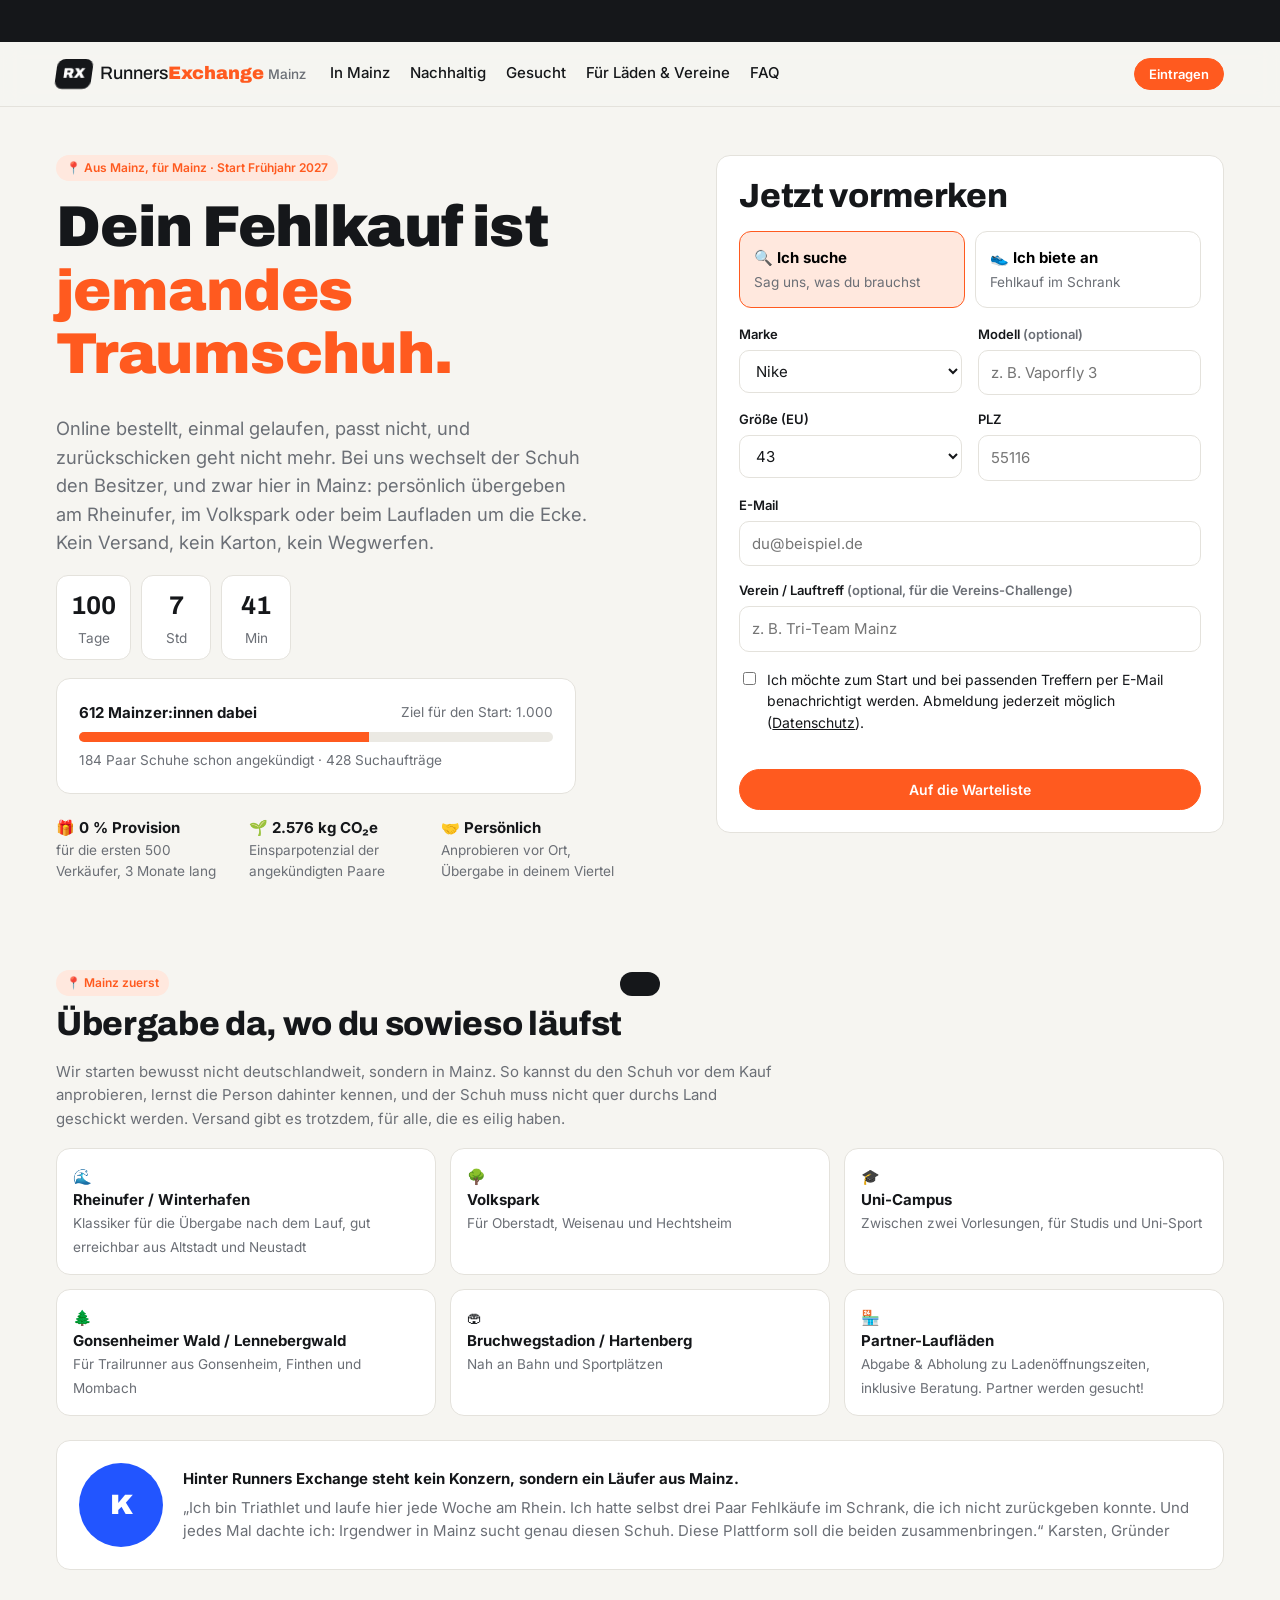
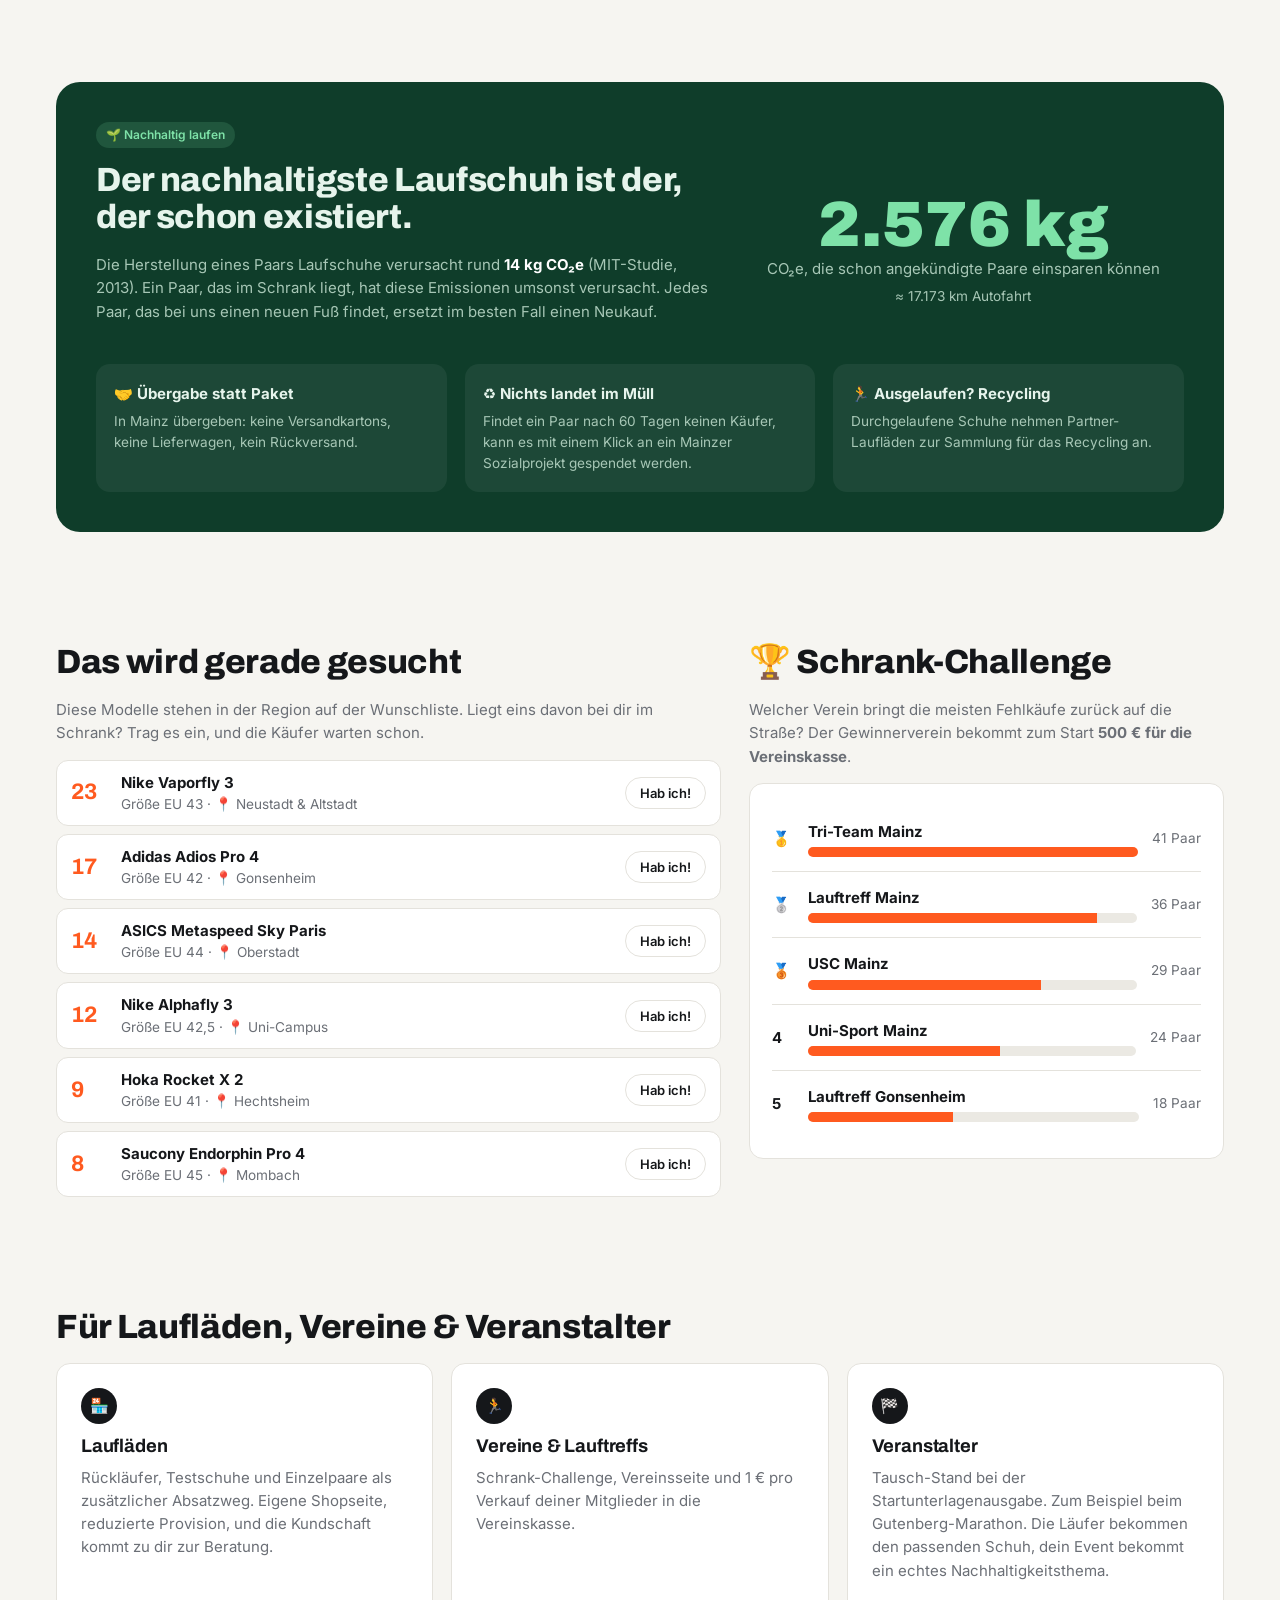
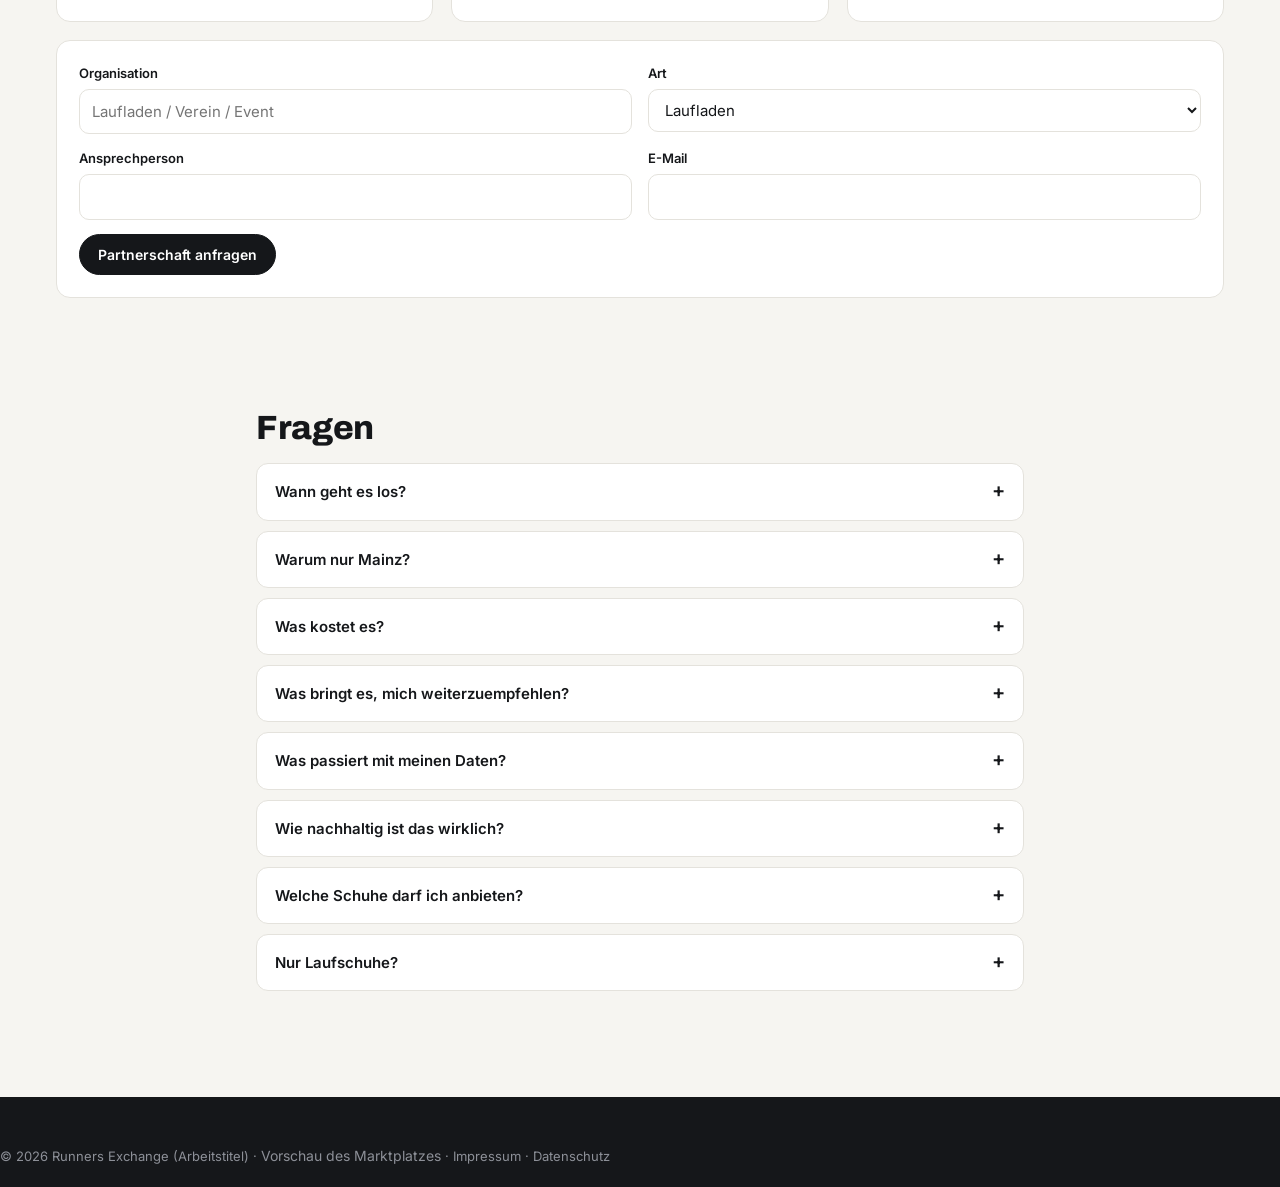
<file: warteliste.html>
<!doctype html>
<html lang="de">
<head>
  <meta charset="utf-8">
  <meta name="viewport" content="width=device-width, initial-scale=1">
  <title>Runners Exchange Mainz – Laufschuhe weitergeben statt wegwerfen</title>
  <meta name="description" content="Fehlkauf im Schrank? Trag dich ein: Wir bringen kaum getragene Laufschuhe an den Fuß, dem sie passen. Aus Mainz, für Mainz: persönlich übergeben am Rheinufer oder im Laufladen.">
  <link rel="preconnect" href="https://fonts.googleapis.com">
  <link href="https://fonts.googleapis.com/css2?family=Archivo:wght@500;700;900&family=Inter:wght@400;500;600&display=swap" rel="stylesheet">
  <link rel="stylesheet" href="css/styles.css">
  <style>
    .wl-hero{padding-block:48px 32px}
    .wl-grid{display:grid;grid-template-columns:1.1fr .9fr;gap:40px;align-items:start}
    .countdown{display:flex;gap:10px;margin:18px 0}
    .countdown div{background:var(--surface);border:1px solid var(--line);border-radius:12px;padding:10px 14px;text-align:center;min-width:70px}
    .countdown b{font-family:var(--display);font-size:1.6rem;display:block}
    .role{display:grid;grid-template-columns:1fr 1fr;gap:10px;margin-bottom:16px}
    .progress{height:10px;background:#ebe9e3;border-radius:5px;overflow:hidden;margin:8px 0}
    .progress i{display:block;height:100%;background:var(--accent);transition:width .6s}
    .demand{display:flex;flex-direction:column;gap:8px}
    .demand-row{display:flex;align-items:center;gap:12px;background:var(--surface);border:1px solid var(--line);border-radius:12px;padding:10px 14px}
    .demand-row b.n{font-family:var(--display);font-size:1.4rem;min-width:38px;color:var(--accent)}
    .success{text-align:center}
    .success .pos{font-family:var(--display);font-size:3rem;font-weight:900;color:var(--accent)}
    .ref{display:flex;gap:8px;margin:12px 0}
    .ref input{font-family:monospace;font-size:13px}
    .partners{display:grid;grid-template-columns:repeat(3,1fr);gap:18px}
    .ticker{overflow:hidden;white-space:nowrap;background:var(--ink);color:#fff;padding:10px 0;font-size:14px}
    .ticker span{display:inline-block;animation:tick 40s linear infinite;padding-left:100%}
    @keyframes tick{to{transform:translateX(-100%)}}
    @media (prefers-reduced-motion:reduce){.ticker span{animation:none;padding-left:16px}}
    .src-banner{background:var(--green-soft);color:#0b6d36;text-align:center;padding:10px 16px;font-weight:600;font-size:14px}
    .spots{display:grid;grid-template-columns:repeat(3,1fr);gap:14px}
    .spot{background:var(--surface);border:1px solid var(--line);border-radius:var(--radius);padding:16px}
    .spot b{display:block}
    .eco{background:#0f3d2a;color:#e6f4ec;border-radius:24px;padding:40px}
    .eco .muted{color:#a7c7b6}
    .eco-big{font-family:var(--display);font-size:clamp(2.4rem,6vw,4rem);font-weight:900;color:#7ee2a8;line-height:1}
    .eco-grid{display:grid;grid-template-columns:repeat(3,1fr);gap:18px;margin-top:26px}
    .eco-grid div{background:rgba(255,255,255,.06);border-radius:14px;padding:18px}
    .founder{display:grid;grid-template-columns:auto 1fr;gap:20px;align-items:center}
    .founder .av{width:84px;height:84px;border-radius:50%;background:var(--blue);color:#fff;display:grid;place-items:center;font:900 28px var(--display)}
    @media (max-width:960px){.wl-grid,.partners,.spots,.eco-grid{grid-template-columns:1fr}.eco{padding:26px}}
  </style>
</head>
<body>
  <div class="src-banner hidden" id="srcBanner"></div>
  <div class="ticker" aria-hidden="true"><span id="ticker"></span></div>
  <header class="topbar"><div class="wrap topbar-inner">
    <a href="#" class="logo"><span class="logo-mark">RX</span><span class="logo-text">Runners<b>Exchange</b> <span class="muted" style="font-size:14px">Mainz</span></span></a>
    <nav class="mainnav" id="mainnav" style="display:flex"><a href="#mainz">In Mainz</a><a href="#nachhaltig">Nachhaltig</a><a href="#nachfrage">Gesucht</a><a href="#partner">Für Läden & Vereine</a><a href="#faq">FAQ</a></nav>
    <div class="topbar-actions"><a href="#form" class="btn btn-primary btn-sm" style="display:inline-flex">Eintragen</a></div>
  </div></header>

  <main>
    <section class="wl-hero wrap"><div class="wl-grid">
      <div>
        <span class="pill pill-accent">📍 Aus Mainz, für Mainz · Start Frühjahr 2027</span>
        <h1 style="margin-top:14px">Dein Fehlkauf ist <em style="font-style:normal;color:var(--accent)">jemandes Traumschuh.</em></h1>
        <p class="lead muted" style="font-size:1.15rem;max-width:540px">Online bestellt, einmal gelaufen, passt nicht, und zurückschicken geht nicht mehr. Bei uns wechselt der Schuh den Besitzer, und zwar hier in Mainz: persönlich übergeben am Rheinufer, im Volkspark oder beim Laufladen um die Ecke. Kein Versand, kein Karton, kein Wegwerfen.</p>
        <div class="countdown" id="countdown"></div>
        <div class="panel" style="max-width:520px">
          <div class="spread"><b><span id="total">0</span> Mainzer:innen dabei</b><span class="small muted">Ziel für den Start: <span id="goal">1.000</span></span></div>
          <div class="progress"><i id="bar" style="width:0"></i></div>
          <div class="small muted"><span id="sellers">0</span> Paar Schuhe schon angekündigt · <span id="buyers">0</span> Suchaufträge</div>
        </div>
        <div class="grid" style="grid-template-columns:repeat(3,1fr);margin-top:22px;max-width:560px">
          <div><b>🎁 0 % Provision</b><div class="small muted">für die ersten <span class="promo-sellers">500</span> Verkäufer, <span class="promo-months">3</span> Monate lang</div></div>
          <div><b>🌱 <span id="co2Hero">0</span> kg CO₂e</b><div class="small muted">Einsparpotenzial der angekündigten Paare</div></div>
          <div><b>🤝 Persönlich</b><div class="small muted">Anprobieren vor Ort, Übergabe in deinem Viertel</div></div>
        </div>
      </div>

      <div class="panel" id="form">
        <div id="formWrap">
          <h2>Jetzt vormerken</h2>
          <div class="role" id="role">
            <button type="button" class="choice on" data-role="buy"><b>🔍 Ich suche</b><span class="small muted">Sag uns, was du brauchst</span></button>
            <button type="button" class="choice" data-role="sell"><b>👟 Ich biete an</b><span class="small muted">Fehlkauf im Schrank</span></button>
          </div>
          <form id="wlForm" novalidate>
            <div class="form-grid">
              <label class="field"><span>Marke</span><select name="brand" id="brand"></select></label>
              <label class="field"><span>Modell <span class="muted">(optional)</span></span><input type="text" name="model" list="models" placeholder="z. B. Vaporfly 3"></label>
              <label class="field"><span>Größe (EU)</span><select name="size" id="size"></select></label>
              <label class="field"><span>PLZ</span><input type="text" name="plz" inputmode="numeric" maxlength="5" placeholder="55116" required></label>
            </div>
            <label class="field sell-only hidden"><span>Wunschpreis (€, unverbindlich)</span><input type="number" name="price" min="1" placeholder="120"></label>
            <label class="field sell-only hidden"><span>Zustand</span><select name="cond"><option>Neu / nur anprobiert</option><option>1× getragen</option><option>Wenig getragen (max. 50 km)</option></select></label>
            <label class="field sell-only hidden"><span>Nass oder im Regen getragen? <span style="color:var(--accent)">*</span></span><select name="wet"><option value="">Bitte wählen</option><option value="false">Nein, nur trocken</option><option value="true">Ja, nass / Regen</option></select></label>
            <p class="small muted sell-only hidden" style="margin-top:-6px">Wir nehmen nur Schuhe mit höchstens 50 km Laufleistung.</p>
            <label class="field"><span>E-Mail</span><input type="email" name="email" placeholder="du@beispiel.de" required></label>
            <label class="field"><span>Verein / Lauftreff <span class="muted">(optional, für die Vereins-Challenge)</span></span><input type="text" name="club" list="clubs" placeholder="z. B. Tri-Team Mainz"></label>
            <label class="check small"><input type="checkbox" name="consent" required> <span>Ich möchte zum Start und bei passenden Treffern per E-Mail benachrichtigt werden. Abmeldung jederzeit möglich (<a href="#faq" style="text-decoration:underline">Datenschutz</a>).</span></label>
            <p class="small" id="err" style="color:#c0392b;min-height:1.2em;margin:8px 0"></p>
            <button class="btn btn-primary btn-block" id="submit">Auf die Warteliste</button>
          </form>
          <datalist id="models"></datalist>
          <datalist id="clubs"><option>Tri-Team Mainz</option><option>Lauftreff Mainz</option><option>USC Mainz</option><option>Lauftreff Gonsenheim</option><option>Uni-Sport Mainz</option><option>Laufgruppe Mombach</option></datalist>
        </div>
        <div id="successWrap" class="success hidden"></div>
      </div>
    </div></section>

    <section class="section wrap" id="mainz">
      <div class="spread"><div><span class="pill pill-accent">📍 Mainz zuerst</span><h2 style="margin-top:10px">Übergabe da, wo du sowieso läufst</h2></div></div>
      <p class="muted" style="max-width:720px">Wir starten bewusst nicht deutschlandweit, sondern in Mainz. So kannst du den Schuh vor dem Kauf anprobieren, lernst die Person dahinter kennen, und der Schuh muss nicht quer durchs Land geschickt werden. Versand gibt es trotzdem, für alle, die es eilig haben.</p>
      <div class="spots" style="margin-top:18px">
        <div class="spot">🌊<b>Rheinufer / Winterhafen</b><span class="small muted">Klassiker für die Übergabe nach dem Lauf, gut erreichbar aus Altstadt und Neustadt</span></div>
        <div class="spot">🌳<b>Volkspark</b><span class="small muted">Für Oberstadt, Weisenau und Hechtsheim</span></div>
        <div class="spot">🎓<b>Uni-Campus</b><span class="small muted">Zwischen zwei Vorlesungen, für Studis und Uni-Sport</span></div>
        <div class="spot">🌲<b>Gonsenheimer Wald / Lennebergwald</b><span class="small muted">Für Trailrunner aus Gonsenheim, Finthen und Mombach</span></div>
        <div class="spot">🏟<b>Bruchwegstadion / Hartenberg</b><span class="small muted">Nah an Bahn und Sportplätzen</span></div>
        <div class="spot">🏪<b>Partner-Laufläden</b><span class="small muted">Abgabe & Abholung zu Ladenöffnungszeiten, inklusive Beratung. Partner werden gesucht!</span></div>
      </div>
      <div class="panel founder" style="margin-top:24px">
        <div class="av">K</div>
        <div><b>Hinter Runners Exchange steht kein Konzern, sondern ein Läufer aus Mainz.</b>
          <p class="muted" style="margin:6px 0 0">„Ich bin Triathlet und laufe hier jede Woche am Rhein. Ich hatte selbst drei Paar Fehlkäufe im Schrank, die ich nicht zurückgeben konnte. Und jedes Mal dachte ich: Irgendwer in Mainz sucht genau diesen Schuh. Diese Plattform soll die beiden zusammenbringen.“ Karsten, Gründer</p></div>
      </div>
    </section>

    <section class="section wrap" id="nachhaltig">
      <div class="eco">
        <span class="pill" style="background:rgba(126,226,168,.15);color:#7ee2a8">🌱 Nachhaltig laufen</span>
        <div class="two-col" style="margin-top:14px;align-items:center">
          <div><h2>Der nachhaltigste Laufschuh ist der, der schon existiert.</h2>
            <p class="muted">Die Herstellung eines Paars Laufschuhe verursacht rund <b style="color:#fff">14 kg CO₂e</b> (MIT-Studie, 2013). Ein Paar, das im Schrank liegt, hat diese Emissionen umsonst verursacht. Jedes Paar, das bei uns einen neuen Fuß findet, ersetzt im besten Fall einen Neukauf.</p></div>
          <div style="text-align:center"><div class="eco-big"><span id="co2Big">0</span> kg</div><div class="muted">CO₂e, die schon angekündigte Paare einsparen können</div>
            <div class="small muted" style="margin-top:6px">≈ <span id="co2Km">0</span> km Autofahrt</div></div>
        </div>
        <div class="eco-grid">
          <div><b>🤝 Übergabe statt Paket</b><p class="muted small" style="margin:6px 0 0">In Mainz übergeben: keine Versandkartons, keine Lieferwagen, kein Rückversand.</p></div>
          <div><b>♻️ Nichts landet im Müll</b><p class="muted small" style="margin:6px 0 0">Findet ein Paar nach 60 Tagen keinen Käufer, kann es mit einem Klick an ein Mainzer Sozialprojekt gespendet werden.</p></div>
          <div><b>🏃 Ausgelaufen? Recycling</b><p class="muted small" style="margin:6px 0 0">Durchgelaufene Schuhe nehmen Partner-Laufläden zur Sammlung für das Recycling an.</p></div>
        </div>
      </div>
    </section>

    <section class="section wrap" id="nachfrage">
      <div class="two-col">
        <div>
          <h2>Das wird gerade gesucht</h2>
          <p class="muted">Diese Modelle stehen in der Region auf der Wunschliste. Liegt eins davon bei dir im Schrank? Trag es ein, und die Käufer warten schon.</p>
          <div class="demand" id="demand"></div>
        </div>
        <div>
          <h2>🏆 Schrank-Challenge</h2>
          <p class="muted">Welcher Verein bringt die meisten Fehlkäufe zurück auf die Straße? Der Gewinnerverein bekommt zum Start <b>500 € für die Vereinskasse</b>.</p>
          <div class="panel"><div class="list" id="clubsBoard"></div></div>
        </div>
      </div>
    </section>

    <section class="section wrap" id="partner">
      <h2>Für Laufläden, Vereine & Veranstalter</h2>
      <div class="partners">
        <div class="step"><div class="step-num">🏪</div><h3>Laufläden</h3><p class="muted">Rückläufer, Testschuhe und Einzelpaare als zusätzlicher Absatzweg. Eigene Shopseite, reduzierte Provision, und die Kundschaft kommt zu dir zur Beratung.</p></div>
        <div class="step"><div class="step-num">🏃</div><h3>Vereine & Lauftreffs</h3><p class="muted">Schrank-Challenge, Vereinsseite und 1 € pro Verkauf deiner Mitglieder in die Vereinskasse.</p></div>
        <div class="step"><div class="step-num">🏁</div><h3>Veranstalter</h3><p class="muted">Tausch-Stand bei der Startunterlagenausgabe. Zum Beispiel beim Gutenberg-Marathon. Die Läufer bekommen den passenden Schuh, dein Event bekommt ein echtes Nachhaltigkeitsthema.</p></div>
      </div>
      <form class="panel" id="partnerForm" style="margin-top:18px">
        <div class="form-grid">
          <label class="field"><span>Organisation</span><input type="text" name="org" required placeholder="Laufladen / Verein / Event"></label>
          <label class="field"><span>Art</span><select name="type"><option>Laufladen</option><option>Verein / Lauftreff</option><option>Veranstalter</option><option>Sonstiges</option></select></label>
          <label class="field"><span>Ansprechperson</span><input type="text" name="name" required></label>
          <label class="field"><span>E-Mail</span><input type="email" name="email" required></label>
        </div>
        <button class="btn btn-dark">Partnerschaft anfragen</button>
      </form>
    </section>

    <section class="section wrap" id="faq" style="max-width:800px">
      <h2>Fragen</h2>
      <details><summary>Wann geht es los?</summary><p>Im Frühjahr 2027, zuerst in Mainz. Wiesbaden folgt kurz danach. Alle auf der Warteliste bekommen 48 Stunden früher Zugang.</p></details>
      <details><summary>Warum nur Mainz?</summary><p>Ein Marktplatz funktioniert nur, wenn Angebot und Nachfrage zusammenkommen. In einer Stadt geht das schneller als in ganz Deutschland. Außerdem kann man sich persönlich treffen und anprobieren, das schafft Vertrauen und spart den Versand.</p></details>
      <details><summary>Was kostet es?</summary><p>Einstellen ist immer kostenlos. Für die ersten <span class="promo-sellers">500</span> Verkäufer entfällt die Provision <span class="promo-months">3</span> Monate lang, danach sind es <span class="promo-pct">5</span> %. Käufer zahlen einen kleinen Käuferschutz-Beitrag.</p></details>
      <details><summary>Was bringt es, mich weiterzuempfehlen?</summary><p>Jede Person, die sich über deinen Link einträgt, bringt dich 10 Plätze nach vorn.</p></details>
      <details><summary>Was passiert mit meinen Daten?</summary><p>Wir nutzen deine E-Mail ausschließlich, um dich über den Start und passende Treffer zu informieren. Keine Weitergabe an Dritte, Abmeldung mit einem Klick. (Platzhalter: vollständige Datenschutzerklärung folgt.)</p></details>
      <details><summary>Wie nachhaltig ist das wirklich?</summary><p>Der größte Hebel ist, dass kein neuer Schuh produziert werden muss. Die 14 kg CO₂e pro Paar stammen aus einer MIT-Studie (Cheah et al., 2013). Unsere Anzeige ist eine Schätzung, nicht jeder Kauf ersetzt einen Neukauf. Wir rechnen trotzdem lieber offen, als grün zu färben.</p></details>
      <details><summary>Welche Schuhe darf ich anbieten?</summary><p>Nur Schuhe mit höchstens 50 km Laufleistung. Bei jedem Paar gibst du an, ob es nass oder im Regen getragen wurde. Das sehen Käufer sofort auf dem Inserat.</p></details>
      <details><summary>Nur Laufschuhe?</summary><p>Zum Start konzentrieren wir uns auf Lauf-, Trail- und Wettkampfschuhe. Spikes, Radschuhe und Bekleidung folgen.</p></details>
    </section>
  </main>

  <footer class="footer"><div class="wrap footer-bottom muted" style="border:0;margin:0;padding:0">© 2026 Runners Exchange (Arbeitstitel) · <a href="index.html" style="display:inline">Vorschau des Marktplatzes</a> · Impressum · Datenschutz</div></footer>
  <div id="toast" class="toast" role="status"></div>

  <script src="js/data.js"></script>
  <script src="js/config.js"></script>
  <script src="js/warteliste.js"></script>
</body>
</html>
</file>
<file: css/styles.css>
:root{
  --bg:#f6f5f1; --surface:#ffffff; --ink:#15171a; --muted:#6b6f76; --line:#e4e2dc;
  --accent:#ff5a1f; --accent-ink:#fff; --accent-soft:#ffe8de;
  --green:#12a150; --green-soft:#e1f5e9; --blue:#2255ff; --blue-soft:#e4ebff;
  --warn:#b7791f; --radius:14px; --shadow:0 1px 2px rgba(0,0,0,.05),0 8px 24px rgba(0,0,0,.06);
  --font:"Inter",system-ui,sans-serif; --display:"Archivo",system-ui,sans-serif;
}
*{box-sizing:border-box}
html{scroll-behavior:smooth}
body{margin:0;background:var(--bg);color:var(--ink);font:15px/1.55 var(--font);-webkit-font-smoothing:antialiased}
a{color:inherit;text-decoration:none}
img,svg{display:block;max-width:100%}
h1,h2,h3,h4{font-family:var(--display);line-height:1.1;margin:0 0 .5em;letter-spacing:-.01em}
h1{font-size:clamp(2rem,5vw,3.6rem);font-weight:900}
h2{font-size:clamp(1.5rem,3vw,2.1rem);font-weight:800}
h3{font-size:1.15rem}
p{margin:0 0 1em}
.wrap{max-width:1200px;margin:0 auto;padding:0 16px}
.muted{color:var(--muted)}
.small{font-size:.85rem}
.section{padding-block:56px}
.grid{display:grid;gap:18px}
.row{display:flex;gap:12px;align-items:center;flex-wrap:wrap}
.spread{display:flex;justify-content:space-between;align-items:center;gap:12px;flex-wrap:wrap}
.hidden{display:none!important}

/* Buttons */
.btn{display:inline-flex;align-items:center;justify-content:center;gap:8px;border:1px solid var(--line);background:var(--surface);color:var(--ink);padding:11px 18px;border-radius:999px;font:600 14px var(--font);cursor:pointer;transition:.15s}
.btn:hover{border-color:var(--ink)}
.btn-primary{background:var(--accent);border-color:var(--accent);color:var(--accent-ink)}
.btn-primary:hover{background:#e84a12;border-color:#e84a12}
.btn-dark{background:var(--ink);border-color:var(--ink);color:#fff}
.btn-ghost{background:transparent}
.btn-sm{padding:7px 14px;font-size:13px}
.btn-block{width:100%}
.btn[disabled]{opacity:.5;cursor:not-allowed}

/* Topbar */
.topbar{position:sticky;top:0;z-index:50;background:rgba(246,245,241,.9);backdrop-filter:blur(10px);border-bottom:1px solid var(--line)}
.topbar-inner{display:flex;align-items:center;gap:24px;height:64px}
.logo{display:flex;align-items:center;gap:8px;font-family:var(--display)}
.logo-mark{background:var(--ink);color:#fff;font-weight:900;border-radius:8px;padding:4px 7px;font-size:14px;transform:skew(-8deg)}
.logo-text{font-size:18px;font-weight:500}.logo-text b{font-weight:900;color:var(--accent)}
.mainnav{display:flex;gap:20px;font-weight:500}
.mainnav a{padding:6px 0;border-bottom:2px solid transparent}
.mainnav a.active,.mainnav a:hover{border-color:var(--accent)}
.topbar-actions{margin-left:auto;display:flex;align-items:center;gap:10px}
.icon-btn{position:relative;width:38px;height:38px;display:grid;place-items:center;border-radius:50%;font-size:18px}
.icon-btn:hover{background:var(--surface)}
.badge{position:absolute;top:0;right:-2px;background:var(--accent);color:#fff;font-size:10px;font-weight:700;min-width:17px;height:17px;border-radius:9px;display:grid;place-items:center;padding:0 4px}
.badge:empty,.badge[data-zero]{display:none}
.avatar-btn{width:36px;height:36px;border-radius:50%;background:var(--blue);color:#fff;display:grid;place-items:center;font-weight:700;font-size:13px}
.nav-mobile{display:none}
.burger{display:none;background:none;border:0;font-size:22px;cursor:pointer}

/* Hero */
.hero{padding-block:56px 40px}
.hero-grid{display:grid;grid-template-columns:1.1fr .9fr;gap:40px;align-items:center}
.hero h1 em{font-style:normal;color:var(--accent)}
.typer{display:inline-flex;align-items:center;min-height:1.1em;white-space:nowrap}
.caret{display:inline-block;width:.08em;height:.9em;margin-left:.06em;background:var(--accent);border-radius:2px;animation:caret 1s steps(1) infinite}
@keyframes caret{50%{opacity:0}}
.caret.caret-done{animation:none;opacity:0;transition:opacity .6s}
@media (prefers-reduced-motion:reduce){.caret{display:none}}
.hero .lead{font-size:1.15rem;color:var(--muted);max-width:540px}
.searchbar{transition:box-shadow .2s;display:flex;background:var(--surface);border:1px solid var(--line);border-radius:999px;padding:6px;box-shadow:var(--shadow);max-width:560px;margin:24px 0}
.searchbar input,.searchbar input[type=search]{flex:1;border:0;background:transparent;border-radius:999px;padding:0 16px;font:inherit;outline:none;min-width:0}
.searchbar input:focus{outline:none}
.searchbar:focus-within{box-shadow:var(--shadow),0 0 0 2px var(--accent)}
.hero-stats{display:flex;gap:32px;margin-top:20px}
.hero-stats b{font-family:var(--display);font-size:1.6rem;display:block}
.hero-art{position:relative;background:#e9e3da;border-radius:28px;aspect-ratio:1/0.9;display:grid;place-items:center;overflow:hidden}
.hero-art img{position:absolute;inset:0;width:100%;height:100%;object-fit:cover}
.hero-chip{position:absolute;background:var(--surface);border-radius:12px;padding:10px 14px;box-shadow:var(--shadow);font-size:13px}
.hero-chip b{display:block;font-size:15px}
.hero-chip.c1{top:18px;left:18px}.hero-chip.c2{bottom:18px;right:18px}

/* Pills & tags */
.pill{display:inline-flex;align-items:center;gap:6px;padding:4px 10px;border-radius:999px;font-size:12px;font-weight:600;background:#efede7}
.pill-green{background:var(--green-soft);color:var(--green)}
.pill-blue{background:var(--blue-soft);color:var(--blue)}
.wet-ico{display:inline-block;width:1.15em;height:1.15em;vertical-align:-.2em;flex-shrink:0}
.pill-dry{background:#fff3d6;color:#8a5a00}
.pill-wet{background:#dcecff;color:#1d4fb8}
.card-tags .pill-dry,.card-tags .pill-wet{box-shadow:0 1px 3px rgba(0,0,0,.12)}
.spec-wet,.spec-dry{grid-column:1/-1}
.spec-wet{background:#eef5ff!important}
.spec-dry{background:#fffaf0!important}
.spec-wet b{color:#1d4fb8}
.pill-accent{background:var(--accent-soft);color:var(--accent)}
.cats{display:grid;grid-template-columns:repeat(6,1fr);gap:12px}
/* Kategorieleiste Startseite */
.cat-icon{width:100%;height:100%;display:block}
.catbar{display:flex;justify-content:space-between;gap:8px;border-top:1px solid var(--line);border-bottom:1px solid var(--line);padding:6px 0}
.catbar-item{flex:1;display:flex;flex-direction:column;align-items:center;gap:6px;padding:14px 8px 12px;color:var(--muted);position:relative;transition:color .2s}
.catbar-ico{width:34px;height:34px;color:var(--ink);transition:transform .3s cubic-bezier(.2,.8,.2,1)}
.catbar-ico .cat-icon{stroke-width:1.9}
.catbar-name{font-weight:600;font-size:13px;white-space:nowrap}
.catbar-count{position:absolute;top:8px;right:calc(50% - 30px);font-size:10px;font-weight:700;color:var(--muted);opacity:.7}
.catbar-item::after{content:"";position:absolute;left:30%;right:30%;bottom:0;height:2px;border-radius:2px;background:var(--ink);transform:scaleX(0);transition:transform .25s}
.catbar-item:hover{color:var(--ink)}
.catbar-item:hover .catbar-ico{transform:translateY(-2px)}
.catbar-item:hover::after{transform:scaleX(1)}
.catbar-item:focus-visible{outline:2px solid var(--accent);outline-offset:-2px;border-radius:10px}
.catbar-all{border-left:1px solid var(--line)}
@media (prefers-reduced-motion:reduce){.catbar-item,.catbar-ico,.catbar-item::after{transition:none}}
.ico-inline{display:inline-block;width:22px;height:22px;flex-shrink:0;vertical-align:middle;margin-right:6px;color:var(--ink)}
.choice .ico-inline{width:34px;height:34px;display:block;margin-bottom:6px}
@media (prefers-reduced-motion:reduce){.cat,.cat *{transition:none!important}.cat:hover img{transform:none}}

/* Cards */
.cards{display:grid;grid-template-columns:repeat(auto-fill,minmax(230px,1fr));gap:18px}
.card{background:var(--surface);border:1px solid var(--line);border-radius:var(--radius);overflow:hidden;transition:.15s;display:flex;flex-direction:column;position:relative}
.card:hover{box-shadow:var(--shadow);transform:translateY(-2px)}
.card-img{aspect-ratio:4/3;display:grid;place-items:center;position:relative}
.card-img .shoe-svg{width:78%}
.shoe-photo{display:block;width:100%;aspect-ratio:4/3;object-fit:cover;border-radius:inherit}
.card-img .shoe-photo,.gallery-main .shoe-photo,.thumb .shoe-photo,.list-thumb .shoe-photo{position:absolute;inset:0;height:100%;aspect-ratio:auto;border-radius:0}
.card-img,.gallery-main,.thumb,.list-thumb{position:relative;overflow:hidden}
.card:hover .card-img .shoe-photo{transform:scale(1.04)}
.card-img .shoe-photo{transition:transform .5s ease}
.card-tags,.fav{z-index:2}
.card-body{padding:12px 14px 14px;display:flex;flex-direction:column;gap:4px;flex:1}
.card-brand{font-size:12px;text-transform:uppercase;letter-spacing:.05em;color:var(--muted);font-weight:600}
.card-title{font-weight:600;line-height:1.3}
.card-meta{font-size:13px;color:var(--muted)}
.card-price{display:flex;align-items:baseline;gap:8px;margin-top:auto;padding-top:6px}
.card-price b{font-family:var(--display);font-size:1.25rem}
.card-price s{color:var(--muted);font-size:13px}
.card-tags{position:absolute;top:10px;left:10px;right:52px;display:flex;gap:6px;flex-wrap:wrap}
.fav{position:absolute;top:8px;right:8px;width:34px;height:34px;border-radius:50%;border:0;background:rgba(255,255,255,.9);cursor:pointer;font-size:16px;z-index:2}
.fav.on{color:var(--accent)}
[data-fav]:not(.fav){position:relative}
.fav{display:grid;place-items:center;transition:transform .15s}
.fav:active{transform:scale(.88)}
.fav-heart{display:inline-block;line-height:1}
.pop .fav-heart,.btn.pop{animation:favpop .45s cubic-bezier(.3,1.8,.5,1)}
@keyframes favpop{0%{transform:scale(1)}35%{transform:scale(1.45)}100%{transform:scale(1)}}
.fav-burst{position:absolute;left:50%;top:50%;pointer-events:none}
.fav-burst i{position:absolute;width:5px;height:5px;margin:-2.5px;border-radius:50%;background:var(--accent);animation:favburst .6s ease-out forwards;transform:rotate(var(--a)) translateY(0)}
.fav-burst i:nth-child(even){background:#ffb199;width:4px;height:4px}
@keyframes favburst{0%{opacity:1;transform:rotate(var(--a)) translateY(-6px) scale(1)}100%{opacity:0;transform:rotate(var(--a)) translateY(-20px) scale(.4)}}
.icon-btn.bump .badge{animation:favpop .4s cubic-bezier(.3,1.8,.5,1)}
@media (prefers-reduced-motion:reduce){.pop .fav-heart,.btn.pop,.icon-btn.bump .badge{animation:none}}

/* Market layout */
.market{display:grid;grid-template-columns:260px 1fr;gap:28px;padding:32px 0 56px}
.filters{background:var(--surface);border:1px solid var(--line);border-radius:var(--radius);padding:18px;align-self:start;position:sticky;top:84px}
.filters h4{font-size:13px;text-transform:uppercase;letter-spacing:.06em;color:var(--muted);margin:18px 0 8px}
.filters h4:first-child{margin-top:0}
.check{display:flex;align-items:flex-start;gap:8px;padding:3px 0;cursor:pointer;font-size:14px}
.sizes{display:grid;grid-template-columns:repeat(4,1fr);gap:6px}
.size-btn{border:1px solid var(--line);background:var(--surface);border-radius:8px;padding:6px 0;font:500 13px var(--font);cursor:pointer}
.size-btn.on{background:var(--ink);color:#fff;border-color:var(--ink)}
.toolbar{display:flex;justify-content:space-between;align-items:center;gap:12px;margin-bottom:16px;flex-wrap:wrap}
.toolbar-left{display:flex;gap:8px;align-items:center;flex-wrap:wrap}
.seg{display:inline-flex;background:#ebe9e3;border-radius:999px;padding:3px}
.seg button{border:0;background:none;padding:6px 14px;border-radius:999px;font:600 13px var(--font);cursor:pointer;color:var(--muted)}
.seg button.on{background:var(--surface);color:var(--ink);box-shadow:0 1px 3px rgba(0,0,0,.1)}

/* Forms */
input[type=text],input[type=number],input[type=email],input[type=search],select,textarea{width:100%;border:1px solid var(--line);background:var(--surface);border-radius:10px;padding:10px 12px;font:inherit;color:inherit}
input:focus,select:focus,textarea:focus{outline:2px solid var(--accent);outline-offset:-1px;border-color:transparent}
input[type=range]:focus{outline:none}
label.field{display:block;margin-bottom:14px}
label.field>span{display:block;font-weight:600;font-size:13px;margin-bottom:6px}
.form-grid{display:grid;grid-template-columns:1fr 1fr;gap:0 16px}
input[type=range]{width:100%;accent-color:var(--accent)}

/* Panels */
.panel{background:var(--surface);border:1px solid var(--line);border-radius:var(--radius);padding:22px}
.panel+.panel{margin-top:16px}
.two-col{display:grid;grid-template-columns:1.4fr 1fr;gap:28px;align-items:start}
.sticky{position:sticky;top:84px}

/* Detail */
.detail{display:grid;grid-template-columns:1.2fr 1fr;gap:36px;padding:28px 0 56px}
.gallery-main{border-radius:20px;aspect-ratio:1/0.85;display:grid;place-items:center}
.gallery-main .shoe-svg{width:80%}
.thumbs{display:grid;grid-template-columns:repeat(4,1fr);gap:10px;margin-top:10px}
.thumb{border-radius:12px;aspect-ratio:1;display:grid;place-items:center;cursor:pointer;border:2px solid transparent}
.thumb.on{border-color:var(--ink)}
.thumb .shoe-svg{width:80%}
.price-big{font-family:var(--display);font-size:2.4rem;font-weight:900}
.specs{display:grid;grid-template-columns:1fr 1fr;gap:1px;background:var(--line);border:1px solid var(--line);border-radius:12px;overflow:hidden;margin:16px 0}
.specs>div{background:var(--surface);padding:10px 12px}
.specs>div>small{display:block;color:var(--muted);font-size:12px}
/* Zustand & Kilometer */
.wear-panel{grid-column:1/-1;background:var(--surface);padding:16px 14px 14px!important;display:grid;gap:20px}
.wp-head{display:flex;justify-content:space-between;align-items:baseline;gap:10px;margin-bottom:12px}
.wp-head small{color:var(--muted);font-size:12px}
.cond-steps{list-style:none;margin:0;padding:0;display:grid;grid-template-columns:repeat(3,1fr);position:relative}
.cond-steps::before,.cond-steps::after{content:"";position:absolute;top:6px;left:16.667%;height:2px;border-radius:2px}
.cond-steps::before{right:16.667%;background:var(--line)}
.cond-steps::after{width:calc(66.667% * var(--p));background:var(--green)}
.cond-steps li{display:flex;flex-direction:column;align-items:center;gap:6px;position:relative;z-index:1}
.cond-steps .dot{width:14px;height:14px;border-radius:50%;background:var(--surface);border:2px solid var(--line)}
.cond-steps .done .dot{background:var(--green);border-color:var(--green)}
.cond-steps .on .dot{background:var(--surface);border:4px solid var(--green);box-shadow:0 0 0 4px var(--green-soft)}
.cond-steps .lbl{font-size:12px;color:var(--muted);text-align:center;line-height:1.2}
.cond-steps .on .lbl{color:var(--ink);font-weight:700}
.track{display:block;width:100%;max-width:420px;margin:0 auto;overflow:visible}
.tr-infield{fill:#dfe8d6}
.tr-base{fill:none;stroke:#f1dbd0}
.tr-run{fill:none;stroke:#d2593c;stroke-linecap:butt}
.tr-lane{fill:none;stroke:#fff;stroke-width:.8;opacity:.85}
.tr-edge{fill:none;stroke:#fff;stroke-width:1.4}
.tr-tick{stroke:#fff;stroke-width:1.6}
.tr-start{stroke:var(--ink);stroke-width:2.5;stroke-dasharray:3 2}
.tr-lbl{font:600 8px var(--font);fill:var(--muted)}
.tr-runner{fill:var(--ink);stroke:#fff;stroke-width:2.5;filter:drop-shadow(0 1px 2px rgba(0,0,0,.3))}
.tr-big{font:900 18px var(--display);fill:var(--ink)}
.km-life{display:flex;align-items:center;gap:10px;margin-top:12px;font-size:13px;padding:10px 12px;border-radius:10px;background:var(--green-soft);color:#0b6d36}
.km-life-bar{flex:0 0 56px;height:6px;border-radius:3px;background:rgba(18,161,80,.2);overflow:hidden}
.km-life-bar i{display:block;height:100%;background:var(--green)}
.km-life .muted{color:#3f8a60}
.seller{display:flex;gap:12px;align-items:center}
.seller .av{width:46px;height:46px;border-radius:50%;display:grid;place-items:center;color:#fff;font-weight:700}
.breakdown{width:100%;border-collapse:collapse;font-size:14px}
.breakdown td{padding:6px 0}
.breakdown td:last-child{text-align:right;font-variant-numeric:tabular-nums}
.breakdown tr.total td{border-top:1px solid var(--line);padding-top:10px;font-weight:700;font-size:16px}
.breakdown tr.fee td{color:var(--muted)}
.crumbs{font-size:13px;color:var(--muted);padding-top:20px}
.crumbs a:hover{color:var(--ink)}

/* Steps */
.steps{display:grid;grid-template-columns:repeat(3,1fr);gap:18px}
.step{background:var(--surface);border:1px solid var(--line);border-radius:var(--radius);padding:24px}
.step-num{width:36px;height:36px;border-radius:50%;background:var(--ink);color:#fff;display:grid;place-items:center;font-weight:700;margin-bottom:12px;font-family:var(--display)}
.band{background:var(--ink);color:#fff;border-radius:24px;padding:40px;display:grid;grid-template-columns:1.2fr 1fr;gap:30px;align-items:center}
.band .muted{color:#a8abb2}
.band-accent{background:var(--accent)}

/* Wizard */
.wizard-steps{display:flex;gap:8px;margin-bottom:22px;flex-wrap:wrap}
.wizard-steps span{flex:1;min-width:90px;padding:8px 10px;border-radius:10px;background:#ebe9e3;font-size:13px;font-weight:600;color:var(--muted)}
.wizard-steps span.on{background:var(--ink);color:#fff}
.wizard-steps span.done{background:var(--green-soft);color:var(--green)}
.choice-grid{display:grid;grid-template-columns:repeat(auto-fill,minmax(140px,1fr));gap:10px}
.choice{border:1.5px solid var(--line);border-radius:12px;padding:14px;cursor:pointer;background:var(--surface);text-align:left;font:inherit}
.choice.on{border-color:var(--accent);background:var(--accent-soft)}
.choice b{display:block}
.upload{border:2px dashed var(--line);border-radius:14px;padding:30px;text-align:center;color:var(--muted);cursor:pointer}
.upload:hover{border-color:var(--accent);color:var(--ink)}
.photo-row{display:flex;gap:10px;margin-top:10px;flex-wrap:wrap}
.photo-row div{width:80px;height:80px;border-radius:10px;display:grid;place-items:center}

/* Tables / lists */
.list{display:flex;flex-direction:column}
.list-item{display:flex;gap:14px;align-items:center;padding:14px 0;border-bottom:1px solid var(--line)}
.list-item:last-child{border-bottom:0}
.list-thumb{width:72px;height:60px;border-radius:10px;display:grid;place-items:center;flex-shrink:0}
.list-thumb .shoe-svg{width:85%}
.list-main{flex:1;min-width:0}
.tabs{display:flex;gap:4px;border-bottom:1px solid var(--line);margin-bottom:20px;overflow-x:auto}
.tabs a{padding:10px 14px;font-weight:600;color:var(--muted);border-bottom:2px solid transparent;white-space:nowrap}
.tabs a.on{color:var(--ink);border-color:var(--accent)}
.kpis{display:grid;grid-template-columns:repeat(4,1fr);gap:14px;margin-bottom:20px}
.kpi{background:var(--surface);border:1px solid var(--line);border-radius:var(--radius);padding:16px}
.kpi b{font-family:var(--display);font-size:1.6rem;display:block}
.status{font-size:12px;font-weight:600;padding:3px 9px;border-radius:999px}
.st-live{background:var(--green-soft);color:var(--green)}
.st-sold{background:#ebe9e3;color:var(--muted)}
.st-pending{background:#fff4dc;color:var(--warn)}
.st-swap{background:var(--blue-soft);color:var(--blue)}

/* Chat */
.chat{display:grid;grid-template-columns:280px 1fr;border:1px solid var(--line);border-radius:var(--radius);background:var(--surface);overflow:hidden;min-height:520px}
.chat-list{border-right:1px solid var(--line);overflow-y:auto}
.chat-list a{display:flex;gap:10px;padding:14px;border-bottom:1px solid var(--line);align-items:center}
.chat-list a.on{background:var(--bg)}
.chat-main{display:flex;flex-direction:column}
.chat-head{padding:14px 18px;border-bottom:1px solid var(--line)}
.chat-msgs{flex:1;padding:18px;display:flex;flex-direction:column;gap:10px;overflow-y:auto;max-height:420px}
.msg{max-width:72%;padding:10px 14px;border-radius:16px;background:var(--bg)}
.msg.me{align-self:flex-end;background:var(--ink);color:#fff}
.msg.sys{align-self:center;background:var(--blue-soft);color:var(--blue);font-size:13px;max-width:90%;text-align:center}
.chat-input{display:flex;gap:8px;padding:12px;border-top:1px solid var(--line)}

/* FAQ */
details{background:var(--surface);border:1px solid var(--line);border-radius:12px;padding:16px 18px;margin-bottom:10px}
summary{font-weight:600;cursor:pointer;list-style:none;display:flex;justify-content:space-between}
summary::after{content:"+";font-size:20px;line-height:1}
details[open] summary::after{content:"–"}
details p{margin:10px 0 0;color:var(--muted)}

/* Footer & toast */
.footer{background:var(--ink);color:#d6d8dc;padding:48px 0 20px;margin-top:40px}
.footer .logo{display:flex;padding:0;margin-bottom:12px;font-size:inherit}
.footer .logo-mark{box-shadow:0 0 0 1px rgba(255,255,255,.22)}
.footer-grid{display:grid;grid-template-columns:2fr 1fr 1fr 1fr;gap:24px}
.footer h4{color:#fff;font-size:14px}
.footer a{display:block;padding:3px 0;font-size:14px}
.footer a:hover{color:#fff}
.footer .muted{color:#8d9098}
.footer-bottom{border-top:1px solid #2a2d33;margin-top:32px;padding-top:16px;font-size:13px}
.toast{position:fixed;bottom:24px;left:50%;transform:translate(-50%,120px);background:var(--ink);color:#fff;padding:12px 20px;border-radius:999px;font-weight:500;transition:.25s;z-index:100;max-width:calc(100% - 32px)}
.toast.show{transform:translate(-50%,0)}
.empty{text-align:center;padding:60px 20px;color:var(--muted)}
.empty span{font-size:44px;display:block;margin-bottom:10px}
.notice{background:var(--blue-soft);color:#1a3aa8;border-radius:12px;padding:12px 14px;font-size:14px}
.notice-green{background:var(--green-soft);color:#0b6d36}

/* Responsive */
@media (max-width:960px){
  .hero-grid,.detail,.two-col,.band{grid-template-columns:1fr}
  .market{grid-template-columns:1fr}
  .filters{position:static}
  .steps{grid-template-columns:1fr}
  .kpis{grid-template-columns:repeat(2,1fr)}
  .footer-grid{grid-template-columns:1fr 1fr}
  .chat{grid-template-columns:1fr}
  .chat-list{max-height:200px;border-right:0;border-bottom:1px solid var(--line)}
  .sticky{position:static}
}
@media (max-width:760px){
  .mainnav{display:none;position:absolute;top:64px;left:0;right:0;background:var(--surface);flex-direction:column;padding:12px 16px;gap:4px;border-bottom:1px solid var(--line)}
  .mainnav.open{display:flex}
  .burger{display:block}
  .topbar-actions .btn{display:none}
  .topbar-inner{gap:8px}
  .topbar-actions{gap:2px}
  .logo-text{font-size:16px}
  .icon-btn{width:34px}
  .avatar-btn{display:none}
  .mainnav .nav-mobile{display:block}
  .form-grid{grid-template-columns:1fr}
  .catbar{overflow-x:auto;scrollbar-width:none;margin:0 -16px;padding:4px 16px;gap:4px;justify-content:flex-start;border-top:0}
  .catbar::-webkit-scrollbar{display:none}
  .catbar-item{flex:0 0 auto;min-width:76px;padding:10px 6px}
  .catbar-ico{width:30px;height:30px}
  .catbar-count{display:none}
  .hero-stats{gap:18px}
  .band{padding:26px}
}

/* Admin */
input[type=datetime-local]{width:100%;border:1px solid var(--line);background:var(--surface);border-radius:10px;padding:10px 12px;font:inherit;color:inherit}
.input-suffix{position:relative;display:block}
.input-suffix input{padding-right:34px}
.input-suffix i{position:absolute;right:12px;top:50%;transform:translateY(-50%);font-style:normal;color:var(--muted);font-size:13px;pointer-events:none}
.admin-table{width:100%;border-collapse:collapse;font-size:14px}
.admin-table th{text-align:left;font-size:12px;text-transform:uppercase;letter-spacing:.05em;color:var(--muted);font-weight:600;padding:0 10px 10px}
.admin-table td{padding:10px;border-top:1px solid var(--line);vertical-align:middle}
.admin-table input[type=text]{max-width:260px}
.admin-table .ico-cell{width:40px;color:var(--ink)}
.admin-table .ico-cell svg{width:30px;height:30px}
.admin-table .row-off td{opacity:.45}
.admin-table .warn{color:#c0392b;font-weight:700}
.switch{position:relative;display:inline-block;width:42px;height:24px;cursor:pointer}
.switch input{position:absolute;opacity:0;width:0;height:0}
.switch span{position:absolute;inset:0;border-radius:12px;background:#d8d5ce;transition:background .2s}
.switch span::after{content:"";position:absolute;left:3px;top:3px;width:18px;height:18px;border-radius:50%;background:#fff;box-shadow:0 1px 2px rgba(0,0,0,.2);transition:transform .2s}
.switch input:checked+span{background:var(--green)}
.switch-danger input:checked+span{background:#c0392b}
.switch input:checked+span::after{transform:translateX(18px)}
.switch input:focus-visible+span{outline:2px solid var(--accent);outline-offset:2px}
</file>
